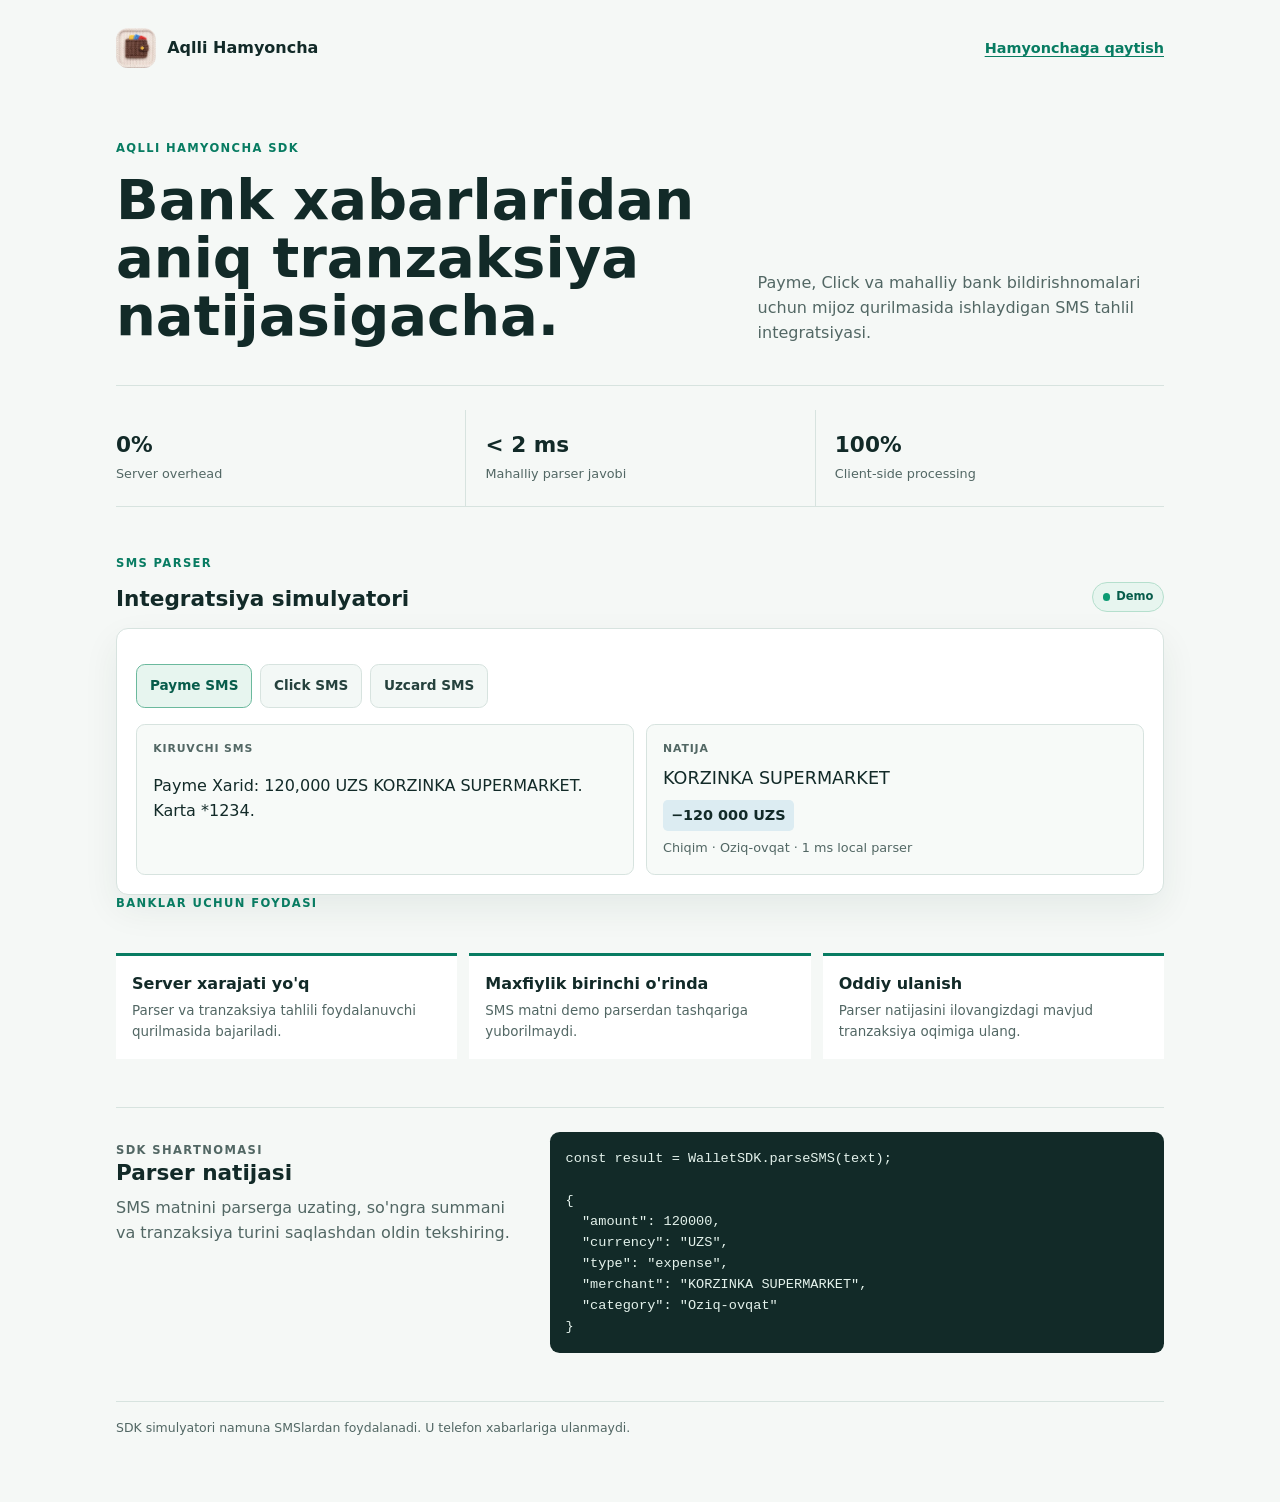
<file: for-business.html>
<!DOCTYPE html>
<html lang="uz">
<head>
  <meta charset="UTF-8" />
  <meta name="viewport" content="width=device-width, initial-scale=1" />
  <meta name="theme-color" content="#0b3b32" />
  <title>Aqlli Hamyoncha for Business</title>
  <style>
    :root { color-scheme: light; --ink: #122a28; --muted: #526764; --line: #d7e3df; --green: #087c62; --mint: #e7f5ef; --blue: #dcecf2; }
    * { box-sizing: border-box; }
    body { margin: 0; color: var(--ink); background: #f5f8f6; font: 16px/1.55 ui-sans-serif, system-ui, sans-serif; }
    a { color: inherit; }
    .shell { max-width: 1080px; margin: auto; padding: 1.25rem 1rem 4rem; }
    .topbar { display: flex; align-items: center; justify-content: space-between; gap: 1rem; padding: .5rem 0 2.5rem; }
    .brand { display: flex; align-items: center; gap: .7rem; font-weight: 750; text-decoration: none; }
    .brand img { width: 2.5rem; height: 2.5rem; border-radius: .75rem; object-fit: cover; }
    .back-link { color: var(--green); font-size: .9rem; font-weight: 700; text-decoration-thickness: 1px; text-underline-offset: 3px; }
    .intro { display: grid; grid-template-columns: minmax(0, 1.2fr) minmax(230px, .8fr); gap: 2rem; align-items: end; padding: 2rem 0 2.5rem; border-bottom: 1px solid var(--line); }
    .eyebrow { margin: 0 0 .8rem; color: var(--green); font-size: .72rem; font-weight: 800; letter-spacing: .12em; text-transform: uppercase; }
    h1 { max-width: 720px; margin: 0; font-size: 3.5rem; line-height: 1.04; letter-spacing: 0; }
    .intro-copy { max-width: 34rem; margin: 0; color: var(--muted); }
    .stats { display: grid; grid-template-columns: repeat(3, 1fr); margin: 1.5rem 0 3rem; border-bottom: 1px solid var(--line); }
    .stat { padding: 1.1rem 1rem 1.25rem 0; }
    .stat + .stat { border-left: 1px solid var(--line); padding-left: 1.2rem; }
    .stat strong { display: block; font-size: 1.35rem; }
    .stat span { color: var(--muted); font-size: .8rem; }
    .section-heading { display: flex; align-items: end; justify-content: space-between; gap: 1rem; margin-bottom: 1rem; }
    h2 { margin: 0; font-size: 1.35rem; line-height: 1.2; letter-spacing: 0; }
    .demo-tag { display: inline-flex; align-items: center; gap: .4rem; padding: .3rem .6rem; color: #075c4b; background: var(--mint); border: 1px solid #b5dfcd; border-radius: 999px; font-size: .72rem; font-weight: 800; }
    .demo-tag::before { content: ''; width: .45rem; height: .45rem; border-radius: 50%; background: #0c9b73; }
    .demo { padding: 1.2rem; background: white; border: 1px solid var(--line); border-radius: .75rem; box-shadow: 0 14px 36px rgba(13, 61, 48, .07); }
    .presets { display: flex; flex-wrap: wrap; gap: .5rem; margin: 1rem 0; }
    .presets button { min-height: 44px; padding: .55rem .8rem; color: #25413d; background: #f3f8f6; border: 1px solid var(--line); border-radius: .55rem; font: inherit; font-size: .85rem; font-weight: 700; cursor: pointer; }
    .presets button[aria-pressed="true"] { color: #075c4b; background: var(--mint); border-color: #6bb99d; }
    .demo-grid { display: grid; grid-template-columns: repeat(2, minmax(0, 1fr)); gap: .75rem; }
    .demo-panel { min-width: 0; padding: 1rem; background: #f7faf8; border: 1px solid var(--line); border-radius: .55rem; }
    .panel-label { display: block; margin-bottom: .45rem; color: var(--muted); font-size: .68rem; font-weight: 800; letter-spacing: .08em; text-transform: uppercase; }
    #sms-copy, #merchant-name { overflow-wrap: anywhere; }
    #merchant-name { margin: 0; font-size: 1.1rem; }
    #result-amount { display: inline-block; margin-top: .5rem; padding: .25rem .5rem; background: var(--blue); border-radius: .3rem; font-size: .9rem; font-weight: 800; }
    .result-meta { margin: .45rem 0 0; color: var(--muted); font-size: .8rem; }
    .benefits { display: grid; grid-template-columns: repeat(3, 1fr); gap: .75rem; margin: 2.5rem 0 3rem; }
    .benefit { padding: 1rem; border-top: 3px solid var(--green); background: white; }
    .benefit strong { display: block; margin-bottom: .3rem; }
    .benefit p { margin: 0; color: var(--muted); font-size: .84rem; }
    .integration { display: grid; grid-template-columns: .8fr 1.2fr; gap: 1.5rem; padding-top: 1.5rem; border-top: 1px solid var(--line); }
    .integration p { margin: .65rem 0 0; color: var(--muted); }
    pre { overflow-x: auto; margin: 0; padding: 1rem; color: #e4f2ec; background: #122a28; border-radius: .6rem; font-size: .85rem; }
    code { font-family: ui-monospace, SFMono-Regular, Menlo, monospace; }
    footer { margin-top: 3rem; padding-top: 1rem; border-top: 1px solid var(--line); color: var(--muted); font-size: .78rem; }
    @media (max-width: 680px) {
      .intro, .integration { grid-template-columns: 1fr; gap: 1rem; }
      h1 { font-size: 2.25rem; }
      .intro { align-items: start; }
      .stats { grid-template-columns: 1fr; }
      .stat, .stat + .stat { padding: .8rem 0; border-left: 0; border-top: 1px solid var(--line); }
      .demo-grid, .benefits { grid-template-columns: 1fr; }
      .section-heading { align-items: start; flex-direction: column; }
      .shell { padding-inline: .85rem; }
    }
  </style>
</head>
<body>
  <main class="shell">
    <nav class="topbar" aria-label="Sahifa navigatsiyasi">
      <a class="brand" href="/">
        <img src="/assets/walletprf.jpg" alt="" />
        <span>Aqlli Hamyoncha</span>
      </a>
      <a class="back-link" href="/">Hamyonchaga qaytish</a>
    </nav>

    <header class="intro">
      <div>
        <p class="eyebrow">Aqlli Hamyoncha SDK</p>
        <h1>Bank xabarlaridan aniq tranzaksiya natijasigacha.</h1>
      </div>
      <p class="intro-copy">Payme, Click va mahalliy bank bildirishnomalari uchun mijoz qurilmasida ishlaydigan SMS tahlil integratsiyasi.</p>
    </header>

    <section class="stats" aria-label="SDK ko'rsatkichlari">
      <div class="stat"><strong>0%</strong><span>Server overhead</span></div>
      <div class="stat"><strong>&lt; 2 ms</strong><span>Mahalliy parser javobi</span></div>
      <div class="stat"><strong>100%</strong><span>Client-side processing</span></div>
    </section>

    <section aria-labelledby="demo-title">
      <div class="section-heading">
        <div>
          <p class="eyebrow">SMS parser</p>
          <h2 id="demo-title">Integratsiya simulyatori</h2>
        </div>
        <span class="demo-tag">Demo</span>
      </div>
      <div class="demo">
        <div class="presets" role="group" aria-label="SMS namunasini tanlang">
          <button type="button" data-preset="payme" aria-pressed="true">Payme SMS</button>
          <button type="button" data-preset="click" aria-pressed="false">Click SMS</button>
          <button type="button" data-preset="uzcard" aria-pressed="false">Uzcard SMS</button>
        </div>
        <div class="demo-grid" aria-live="polite">
          <article class="demo-panel">
            <span class="panel-label">Kiruvchi SMS</span>
            <p id="sms-copy">Payme Xarid: 120,000 UZS KORZINKA SUPERMARKET. Karta *1234.</p>
          </article>
          <article class="demo-panel">
            <span class="panel-label">Natija</span>
            <p id="merchant-name">KORZINKA SUPERMARKET</p>
            <span id="result-amount">−120 000 UZS</span>
            <p id="result-meta" class="result-meta">Chiqim · Oziq-ovqat · 1 ms local parser</p>
          </article>
        </div>
      </div>
    </section>

    <section aria-labelledby="benefits-title">
      <p class="eyebrow" id="benefits-title">Banklar uchun foydasi</p>
      <div class="benefits">
      <article class="benefit"><strong>Server xarajati yo'q</strong><p>Parser va tranzaksiya tahlili foydalanuvchi qurilmasida bajariladi.</p></article>
      <article class="benefit"><strong>Maxfiylik birinchi o'rinda</strong><p>SMS matni demo parserdan tashqariga yuborilmaydi.</p></article>
      <article class="benefit"><strong>Oddiy ulanish</strong><p>Parser natijasini ilovangizdagi mavjud tranzaksiya oqimiga ulang.</p></article>
      </div>
    </section>

    <section class="integration" aria-labelledby="integration-title">
      <div>
        <p class="eyebrow">SDK shartnomasi</p>
        <h2 id="integration-title">Parser natijasi</h2>
        <p>SMS matnini parserga uzating, so'ngra summani va tranzaksiya turini saqlashdan oldin tekshiring.</p>
      </div>
      <pre><code>const result = WalletSDK.parseSMS(text);

{
  "amount": 120000,
  "currency": "UZS",
  "type": "expense",
  "merchant": "KORZINKA SUPERMARKET",
  "category": "Oziq-ovqat"
}</code></pre>
    </section>

    <footer>SDK simulyatori namuna SMSlardan foydalanadi. U telefon xabarlariga ulanmaydi.</footer>
  </main>
  <script>
    const demoPresets = {
      payme: { sms: 'Payme Xarid: 120,000 UZS KORZINKA SUPERMARKET. Karta *1234.', merchant: 'KORZINKA SUPERMARKET', amount: '−120 000 UZS', meta: 'Chiqim · Oziq-ovqat · local parser' },
      click: { sms: 'Click: Hisobingizdan 50,000 UZS yechildi. MAKRO SUPERMARKET. Karta *1234.', merchant: 'MAKRO SUPERMARKET', amount: '−50 000 UZS', meta: 'Chiqim · Oziq-ovqat · local parser' },
      uzcard: { sms: 'Karta *1234. Xarid: 45,000 UZS. Oqtepa Lavash.', merchant: 'OQTEPA LAVASH', amount: '−45 000 UZS', meta: 'Chiqim · Restoranlar · local parser' }
    };
    document.querySelectorAll('[data-preset]').forEach(button => {
      button.addEventListener('click', () => {
        const preset = demoPresets[button.dataset.preset];
        document.getElementById('sms-copy').textContent = preset.sms;
        document.getElementById('merchant-name').textContent = preset.merchant;
        document.getElementById('result-amount').textContent = preset.amount;
        document.getElementById('result-meta').textContent = preset.meta;
        document.querySelectorAll('[data-preset]').forEach(item => item.setAttribute('aria-pressed', String(item === button)));
      });
    });
  </script>
</body>
</html>
</file>
